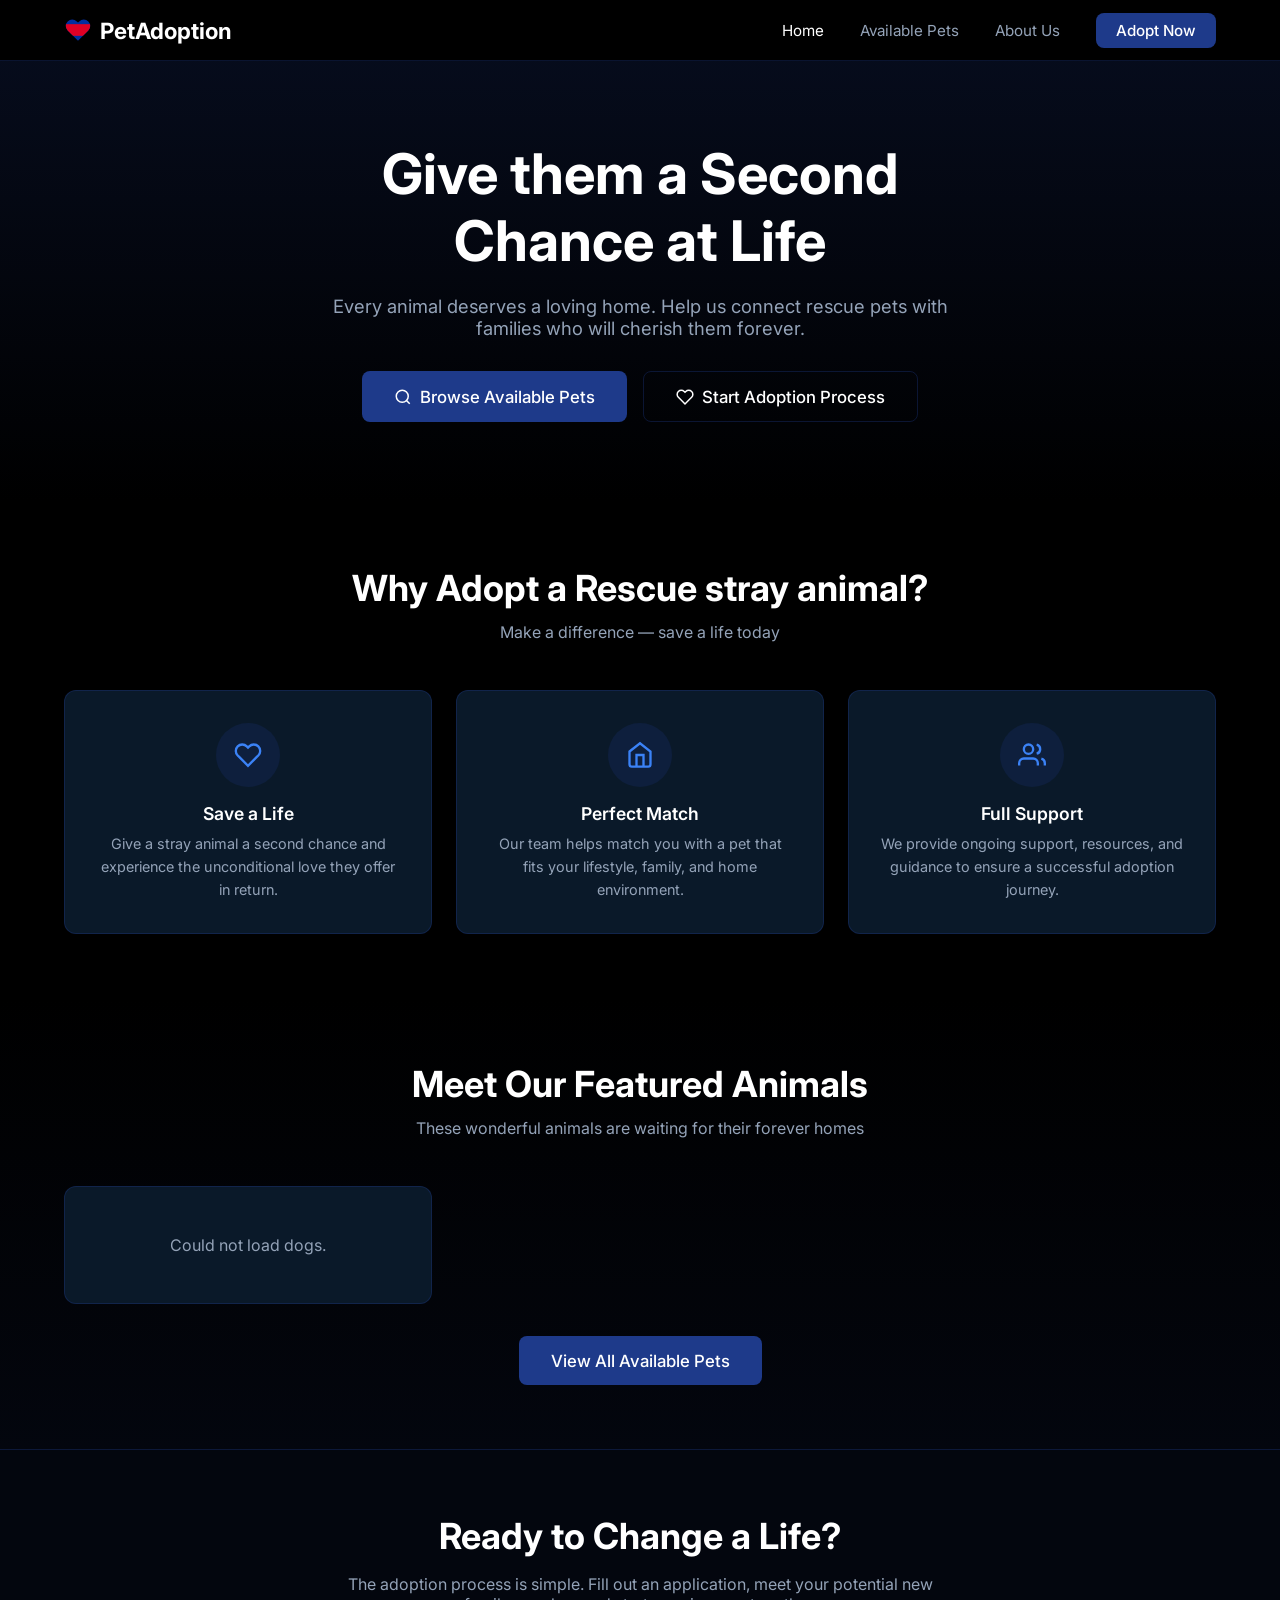
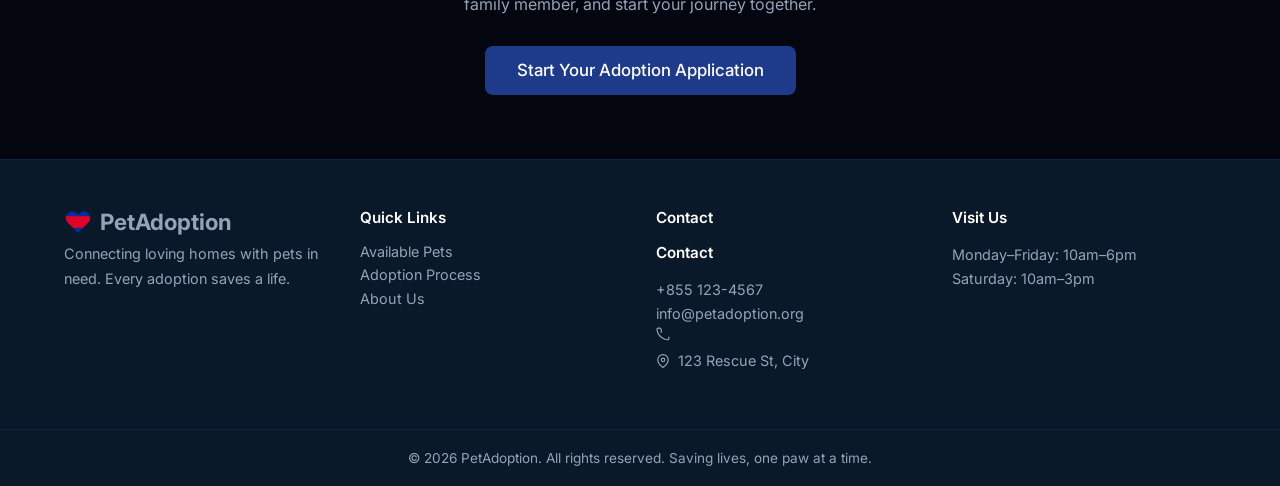
<file: index.html>
<!DOCTYPE html>
<html lang="en">
<head>
  <meta charset="UTF-8">
  <meta name="viewport" content="width=device-width, initial-scale=1.0">
  <title>Petdoption — Give them a Second Chance</title>
  <link rel="stylesheet" href="css/style.css">
</head>
<body>

  <!-- HEADER -->
  <header>
    <div class="nav-inner">
     <a href="/" class="logo">
  <svg width="28" height="28" viewBox="0 0 24 24" xmlns="http://www.w3.org/2000/svg">
    <defs>
      <clipPath id="khHeartClip">
        <path d="M20.84 4.61a5.5 5.5 0 0 0-7.78 0L12 5.67l-1.06-1.06a5.5 5.5 0 0 0-7.78 7.78l1.06 1.06L12 21.23l7.78-7.78 1.06-1.06a5.5 5.5 0 0 0 0-7.78z"/>
      </clipPath>
    </defs>
    <g clip-path="url(#khHeartClip)">
      <rect x="0" y="0" width="24" height="24" fill="#032ea1"/>
      <rect x="0" y="7" width="24" height="10" fill="#e00025"/>
    </g>
  </svg>
  PetAdoption
</a>
      <nav>
        <a href="index.html" class="active">Home</a>
        <a href="dog.html">Available Pets</a>
        <a href="about.html">About Us</a>
        <a href="adopt.html" class="btn-nav">Adopt Now</a>
      </nav>
      <button class="hamburger" onclick="document.getElementById('mobile-nav').classList.toggle('open')">
        <svg width="24" height="24" viewBox="0 0 24 24" fill="none" stroke="currentColor" stroke-width="2"><line x1="3" y1="6" x2="21" y2="6"/><line x1="3" y1="12" x2="21" y2="12"/><line x1="3" y1="18" x2="21" y2="18"/></svg>
      </button>
    </div>
    <div class="mobile-nav" id="mobile-nav">
      <a href="index.html">Home</a>
      <a href="dog.html">Available Pets</a>
      <a href="about.html">About Us</a>
      <a href="adopt.html" class="btn-nav">Adopt Now</a>
    </div>
  </header>

  <!-- HERO -->
  <section class="hero">
    <h1>Give them a Second<br>Chance at Life</h1>
    <p>Every animal deserves a loving home. Help us connect rescue pets with families who will cherish them forever.</p>
    <div class="hero-btns">
      <a href="dog.html" class="btn btn-primary btn-lg">
        <svg width="18" height="18" viewBox="0 0 24 24" fill="none" stroke="currentColor" stroke-width="2"><circle cx="11" cy="11" r="8"/><line x1="21" y1="21" x2="16.65" y2="16.65"/></svg>
        Browse Available Pets
      </a>
      <a href="adopt.html" class="btn btn-outline btn-lg">
        <svg width="18" height="18" viewBox="0 0 24 24" fill="none" stroke="currentColor" stroke-width="2"><path d="M20.84 4.61a5.5 5.5 0 0 0-7.78 0L12 5.67l-1.06-1.06a5.5 5.5 0 0 0-7.78 7.78l1.06 1.06L12 21.23l7.78-7.78 1.06-1.06a5.5 5.5 0 0 0 0-7.78z"/></svg>
        Start Adoption Process
      </a>
    </div>
  </section>

  <!-- WHY ADOPT -->
  <section class="section" style="background:#000">
    <div class="container">
      <h2 class="section-title">Why Adopt a Rescue stray animal?</h2>
      <p class="section-sub">Make a difference — save a life today</p>
      <div class="info-grid">
        <div class="info-card">
          <div class="info-icon">
            <svg width="28" height="28" viewBox="0 0 24 24" fill="none" stroke="currentColor" stroke-width="2"><path d="M20.84 4.61a5.5 5.5 0 0 0-7.78 0L12 5.67l-1.06-1.06a5.5 5.5 0 0 0-7.78 7.78l1.06 1.06L12 21.23l7.78-7.78 1.06-1.06a5.5 5.5 0 0 0 0-7.78z"/></svg>
          </div>
          <h3>Save a Life</h3>
          <p>Give a stray animal a second chance and experience the unconditional love they offer in return.</p>
        </div>
        <div class="info-card">
          <div class="info-icon">
            <svg width="28" height="28" viewBox="0 0 24 24" fill="none" stroke="currentColor" stroke-width="2"><path d="M3 9l9-7 9 7v11a2 2 0 0 1-2 2H5a2 2 0 0 1-2-2z"/><polyline points="9 22 9 12 15 12 15 22"/></svg>
          </div>
          <h3>Perfect Match</h3>
          <p>Our team helps match you with a pet that fits your lifestyle, family, and home environment.</p>
        </div>
        <div class="info-card">
          <div class="info-icon">
            <svg width="28" height="28" viewBox="0 0 24 24" fill="none" stroke="currentColor" stroke-width="2"><path d="M17 21v-2a4 4 0 0 0-4-4H5a4 4 0 0 0-4 4v2"/><circle cx="9" cy="7" r="4"/><path d="M23 21v-2a4 4 0 0 0-3-3.87"/><path d="M16 3.13a4 4 0 0 1 0 7.75"/></svg>
          </div>
          <h3>Full Support</h3>
          <p>We provide ongoing support, resources, and guidance to ensure a successful adoption journey.</p>
        </div>
      </div>
    </div>
  </section>

  <!-- FEATURED DOGS -->
  <section class="section" style="background:linear-gradient(to bottom, #000, rgba(30,58,138,0.1))">
    <div class="container">
      <h2 class="section-title">Meet Our Featured Animals</h2>
      <p class="section-sub">These wonderful animals are waiting for their forever homes</p>
      <div class="dog-grid" id="featured-grid">
        <div class="loading">Loading animals...</div>
      </div>
      <div style="text-align:center;margin-top:2rem">
        <a href="dog.html" class="btn btn-primary btn-lg">View All Available Pets</a>
      </div>
    </div>
  </section>

  <!-- CTA -->
  <section class="cta-section">
    <div class="container">
      <h2>Ready to Change a Life?</h2>
      <p>The adoption process is simple. Fill out an application, meet your potential new family member, and start your journey together.</p>
      <a href="adopt.html" class="btn btn-primary btn-lg">Start Your Adoption Application</a>
    </div>
  </section>

  <!-- FOOTER -->
  <footer>
    <div class="footer-inner">
      <div>
        <a href="/" class="logo">
  <svg width="28" height="28" viewBox="0 0 24 24" xmlns="http://www.w3.org/2000/svg">
    <defs>
      <clipPath id="khHeartClip">
        <path d="M20.84 4.61a5.5 5.5 0 0 0-7.78 0L12 5.67l-1.06-1.06a5.5 5.5 0 0 0-7.78 7.78l1.06 1.06L12 21.23l7.78-7.78 1.06-1.06a5.5 5.5 0 0 0 0-7.78z"/>
      </clipPath>
    </defs>
    <g clip-path="url(#khHeartClip)">
      <rect x="0" y="0" width="24" height="24" fill="#032ea1"/>
      <rect x="0" y="7" width="24" height="10" fill="#e00025"/>
    </g>
  </svg>
  PetAdoption
</a>
        <p>Connecting loving homes with pets in need. Every adoption saves a life.</p>
      </div>
      <div>
        <h4>Quick Links</h4>
        <a href="dog.html">Available Pets</a>
        <a href="adopt.html">Adoption Process</a>
        <a href="about.html">About Us</a>
      </div>
      <div>
        <h4>Contact</h4>
         <div><h4>Contact</h4>
          <p style="color:var(--muted)"> +855 123-4567<br>info@petadoption.org</p></div>
        <address>
          <div class="footer-contact-item">
            <svg width="14" height="14" viewBox="0 0 24 24" fill="none" stroke="currentColor" stroke-width="2"><path d="M22 16.92v3a2 2 0 0 1-2.18 2 19.79 19.79 0 0 1-8.63-3.07A19.5 19.5 0 0 1 4.69 13a19.79 19.79 0 0 1-3.07-8.67A2 2 0 0 1 3.6 2h3a2 2 0 0 1 2 1.72c.127.96.361 1.903.7 2.81a2 2 0 0 1-.45 2.11L8.09 9.91a16 16 0 0 极简风格
          </div>
          <div class="footer-contact-item">
            <svg width="14" height="14" viewBox="0 0 24 24" fill="none" stroke="currentColor" stroke-width="2"><path d="M4 4h16c1.1 0 2 .9 2 2v12c0 1.1-.9 2-2 2H4c-1.1 0-2-.9-2-2V6c0-1.1.9-2 2-2z"/><polyline points="22,6 12,13 2,6"/></svg>
            info@petadoption.org
          </div>
          <div class="footer-contact-item">
            <svg width="14" height="14" viewBox="0 0 24 24" fill="none" stroke="currentColor" stroke-width="2"><path d="M21 10c0 7-9 13-9 13s-9-6-9-13a9 9 0 0 1 18 0z"/><circle cx="12" cy="10" r="3"/></svg>
            123 Rescue St, City
          </div>
        </address>
      </div>
      <div>
        <h4>Visit Us</h4>
        <p>Monday–Friday: 10am–6pm<br>Saturday: 10am–3pm<br></p>
      </div>
    </div>
    <div class="footer-bottom">&copy; 2026 PetAdoption. All rights reserved. Saving lives, one paw at a time.</div>
  </footer>

  <script src="js/api.js"></script>
  <script src="js/home.js"></script>
</body>
</html>
</file>
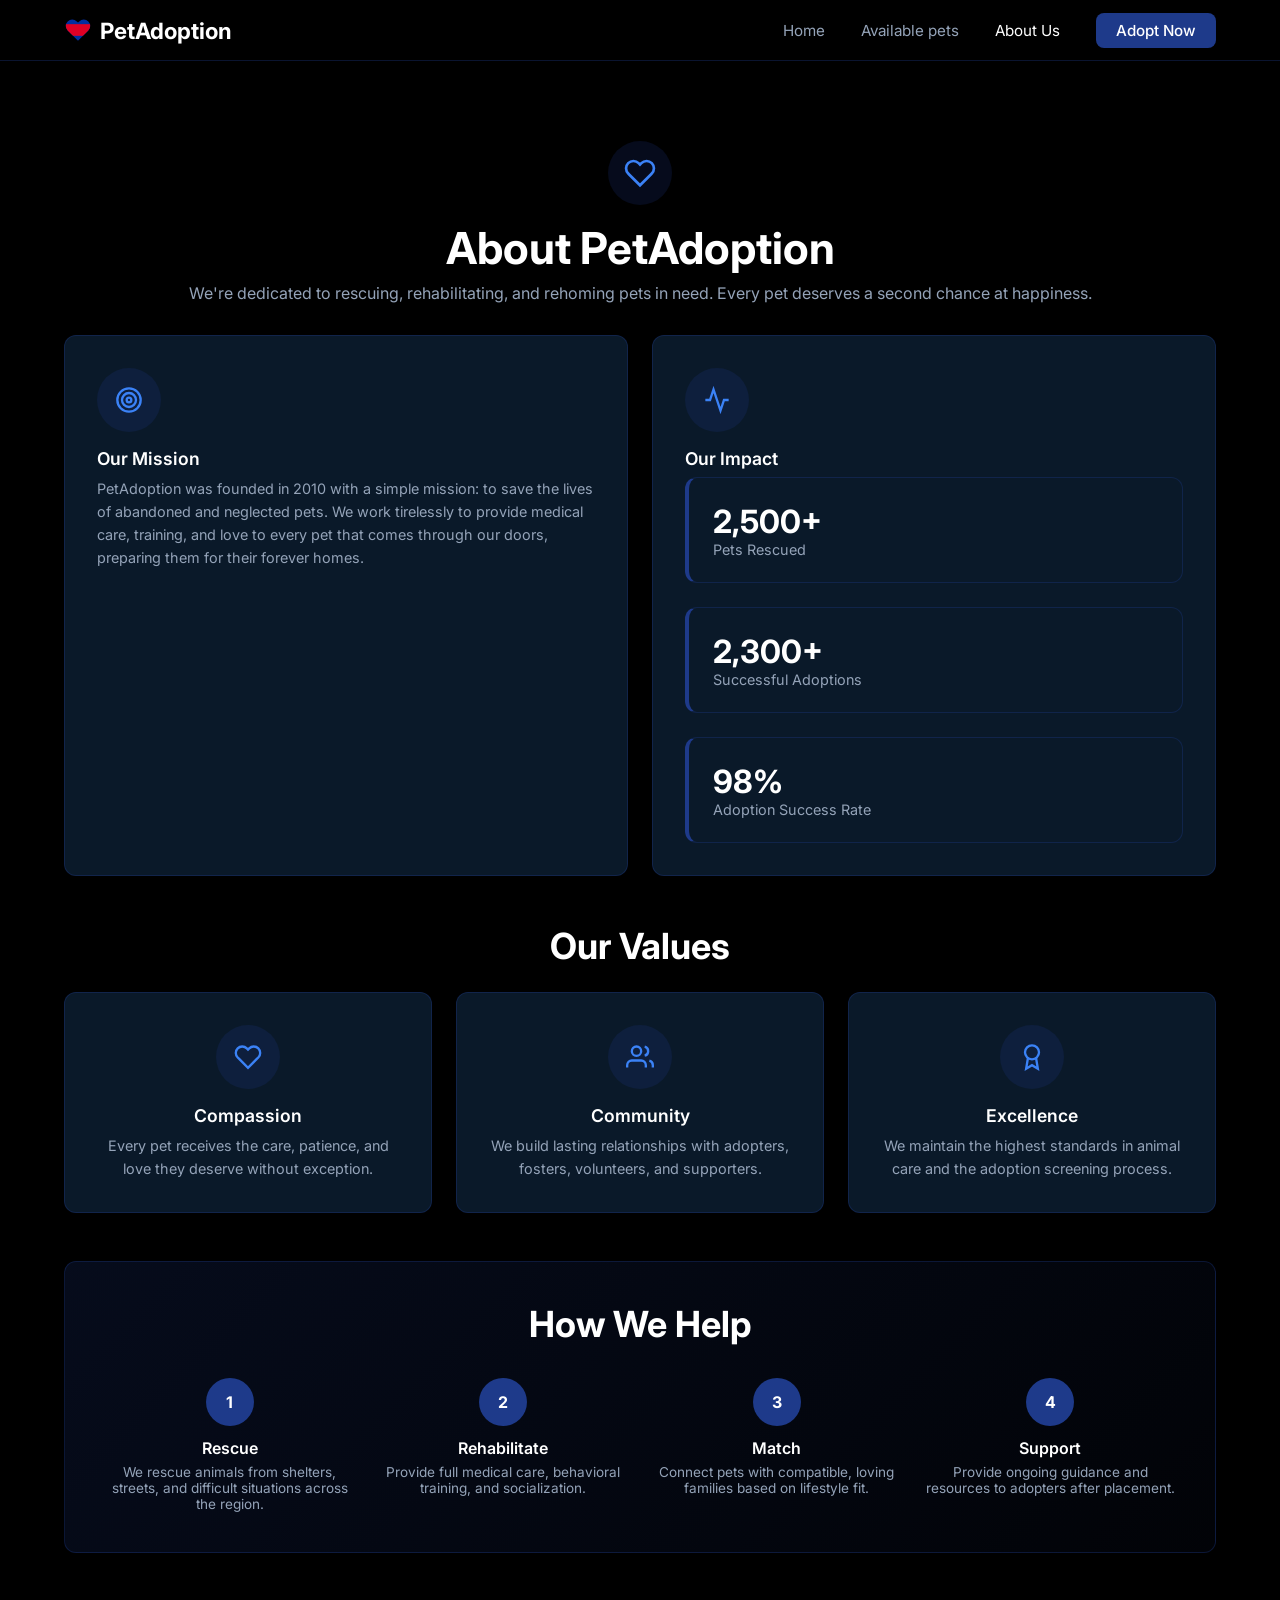
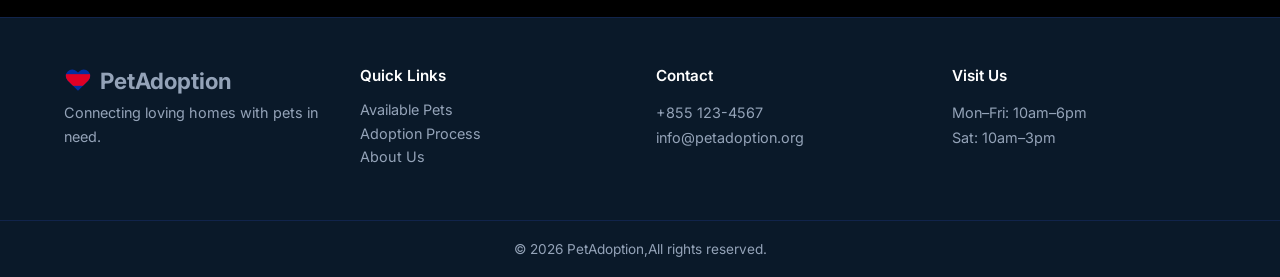
<file: about.html>
<!DOCTYPE html>
<html lang="en">
<head>
  <meta charset="UTF-8">
  <meta name="viewport" content="width=device-width, initial-scale=1.0">
  <title>About Us — PetAdoption</title>
  <link rel="stylesheet" href="css/style.css">
</head>
<body>

  <header>
    <div class="nav-inner">
      <a href="index.html"href="/" class="logo">
  <svg width="28" height="28" viewBox="0 0 24 24" xmlns="http://www.w3.org/2000/svg">
    <defs>
      <clipPath id="khHeartClip">
        <path d="M20.84 4.61a5.5 5.5 0 0 0-7.78 0L12 5.67l-1.06-1.06a5.5 5.5 0 0 0-7.78 7.78l1.06 1.06L12 21.23l7.78-7.78 1.06-1.06a5.5 5.5 0 0 0 0-7.78z"/>
      </clipPath>
    </defs>
    <g clip-path="url(#khHeartClip)">
      <rect x="0" y="0" width="24" height="24" fill="#032ea1"/>
      <rect x="0" y="7" width="24" height="10" fill="#e00025"/>
    </g>
  </svg>
  PetAdoption
</a>
      <nav>
        <a href="index.html">Home</a>
        <a href="dog.html">Available pets</a>
        <a href="about.html" class="active">About Us</a>
        <a href="adopt.html" class="btn-nav">Adopt Now</a>
      </nav>
      <button class="hamburger" onclick="document.getElementById('mobile-nav').classList.toggle('open')">
        <svg width="24" height="24" viewBox="0 0 24 24" fill="none" stroke="currentColor" stroke-width="2"><line x1="3" y1="6" x2="21" y2="6"/><line x1="3" y1="12" x2="21" y2="12"/><line x1="3" y1="18" x2="21" y2="18"/></svg>
      </button>
    </div>
    <div class="mobile-nav" id="mobile-nav">
      <a href="index.html">Home</a>
      <a href="dog.html">Available pets</a>
      <a href="about.html">About Us</a>
      <a href="adopt.html" class="btn-nav">Adopt Now</a>
    </div>
  </header>

  <main style="padding:2rem 0 4rem">
    <div class="container">

      <div class="page-header">
        <div class="info-icon" style="margin:0 auto 1rem">
          <svg width="32" height="32" viewBox="0 0 24 24" fill="none" stroke="currentColor" stroke-width="2"><path d="M20.84 4.61a5.5 5.5 0 0 0-7.78 0L12 5.67l-1.06-1.06a5.5 5.5 0 0 0-7.78 7.78l1.06 1.06L12 21.23l7.78-7.78 1.06-1.06a5.5 5.5 0 0 0 0-7.78z"/></svg>
        </div>
        <h1>About PetAdoption</h1>
        <p>We're dedicated to rescuing, rehabilitating, and rehoming pets in need. Every pet deserves a second chance at happiness.</p>
      </div>

      <!-- Mission & Impact -->
      <div class="info-grid" style="margin-bottom:3rem">
        <div class="info-card" style="text-align:left">
          <div class="info-icon" style="margin:0 0 1rem">
            <svg width="28" height="28" viewBox="0 0 24 24" fill="none" stroke="currentColor" stroke-width="2"><circle cx="12" cy="12" r="10"/><circle cx="12" cy="12" r="6"/><circle cx="12" cy="12" r="2"/></svg>
          </div>
          <h3>Our Mission</h3>
          <p>PetAdoption was founded in 2010 with a simple mission: to save the lives of abandoned and neglected pets. We work tirelessly to provide medical care, training, and love to every pet that comes through our doors, preparing them for their forever homes.</p>
        </div>
        <div class="info-card" style="text-align:left">
          <div class="info-icon" style="margin:0 0 1rem">
            <svg width="28" height="28" viewBox="0 0 24 24" fill="none" stroke="currentColor" stroke-width="2"><polyline points="22 12 18 12 15 21 9 3 6 12 2 12"/></svg>
          </div>
          <h3>Our Impact</h3>
          <div class="stats-grid" style="grid-template-columns:1fr;margin-bottom:0">
            <div class="stat-card"><div class="stat-number">2,500+</div><div class="stat-label">Pets Rescued</div></div>
            <div class="stat-card"><div class="stat-number">2,300+</div><div class="stat-label">Successful Adoptions</div></div>
            <div class="stat-card"><div class="stat-number">98%</div><div class="stat-label">Adoption Success Rate</div></div>
          </div>
        </div>
      </div>

      <!-- Values -->
      <h2 class="section-title" style="margin-bottom:1.5rem">Our Values</h2>
      <div class="info-grid" style="margin-bottom:3rem">
        <div class="info-card">
          <div class="info-icon">
            <svg width="28" height="28" viewBox="0 0 24 24" fill="none" stroke="currentColor" stroke-width="2"><path d="M20.84 4.61a5.5 5.5 0 0 0-7.78 0L12 5.67l-1.06-1.06a5.5 5.5 0 0 0-7.78 7.78l1.06 1.06L12 21.23l7.78-7.78 1.06-1.06a5.5 5.5 0 0 0 0-7.78z"/></svg>
          </div>
          <h3>Compassion</h3>
          <p>Every pet receives the care, patience, and love they deserve without exception.</p>
        </div>
        <div class="info-card">
          <div class="info-icon">
            <svg width="28" height="28" viewBox="0 0 24 24" fill="none" stroke="currentColor" stroke-width="2"><path d="M17 21v-2a4 4 0 0 0-4-4H5a4 4 0 0 0-4 4v2"/><circle cx="9" cy="7" r="4"/><path d="M23 21v-2a4 4 0 0 0-3-3.87"/><path d="M16 3.13a4 4 0 0 1 0 7.75"/></svg>
          </div>
          <h3>Community</h3>
          <p>We build lasting relationships with adopters, fosters, volunteers, and supporters.</p>
        </div>
        <div class="info-card">
          <div class="info-icon">
            <svg width="28" height="28" viewBox="0 0 24 24" fill="none" stroke="currentColor" stroke-width="2"><circle cx="12" cy="8" r="6"/><path d="M15.477 12.89L17 22l-5-3-5 3 1.523-9.11"/></svg>
          </div>
          <h3>Excellence</h3>
          <p>We maintain the highest standards in animal care and the adoption screening process.</p>
        </div>
      </div>

      <!-- Process -->
      <div style="background:linear-gradient(135deg,rgba(30,58,138,0.2),rgba(30,58,138,0.05));border:1px solid var(--border);border-radius:0.75rem;padding:2.5rem">
        <h2 class="section-title" style="margin-bottom:2rem">How We Help</h2>
        <div class="process-grid">
          <div class="process-step">
            <div class="step-number">1</div>
            <h3>Rescue</h3>
            <p>We rescue animals from shelters, streets, and difficult situations across the region.</p>
          </div>
          <div class="process-step">
            <div class="step-number">2</div>
            <h3>Rehabilitate</h3>
            <p>Provide full medical care, behavioral training, and socialization.</p>
          </div>
          <div class="process-step">
            <div class="step-number">3</div>
            <h3>Match</h3>
            <p>Connect pets with compatible, loving families based on lifestyle fit.</p>
          </div>
          <div class="process-step">
            <div class="step-number">4</div>
            <h3>Support</h3>
            <p>Provide ongoing guidance and resources to adopters after placement.</p>
          </div>
        </div>
      </div>

    </div>
  </main>

  <footer>
    <div class="footer-inner">
      <div>
        <a href="/" class="logo">
  <svg width="28" height="28" viewBox="0 0 24 24" xmlns="http://www.w3.org/2000/svg">
    <defs>
      <clipPath id="khHeartClip">
        <path d="M20.84 4.61a5.5 5.5 0 0 0-7.78 0L12 5.67l-1.06-1.06a5.5 5.5 0 0 0-7.78 7.78l1.06 1.06L12 21.23l7.78-7.78 1.06-1.06a5.5 5.5 0 0 0 0-7.78z"/>
      </clipPath>
    </defs>
    <g clip-path="url(#khHeartClip)">
      <rect x="0" y="0" width="24" height="24" fill="#032ea1"/>
      <rect x="0" y="7" width="24" height="10" fill="#e00025"/>
    </g>
  </svg>
  PetAdoption
</a>
        <p>Connecting loving homes with pets in need.</p>
      </div>
      <div><h4>Quick Links</h4><a href="dog.html">Available Pets</a><a href="adopt.html">Adoption Process</a><a href="about.html">About Us</a></div>
      <div><h4>Contact</h4><p style="color:var(--muted)"> +855 123-4567<br>info@petadoption.org</p></div>
      <div><h4>Visit Us</h4><p>Mon–Fri: 10am–6pm<br>Sat: 10am–3pm<br></p></div>
    </div>
    <div class="footer-bottom">&copy; 2026 PetAdoption,All rights reserved.</div>
  </footer>

</body>
</html>
</file>
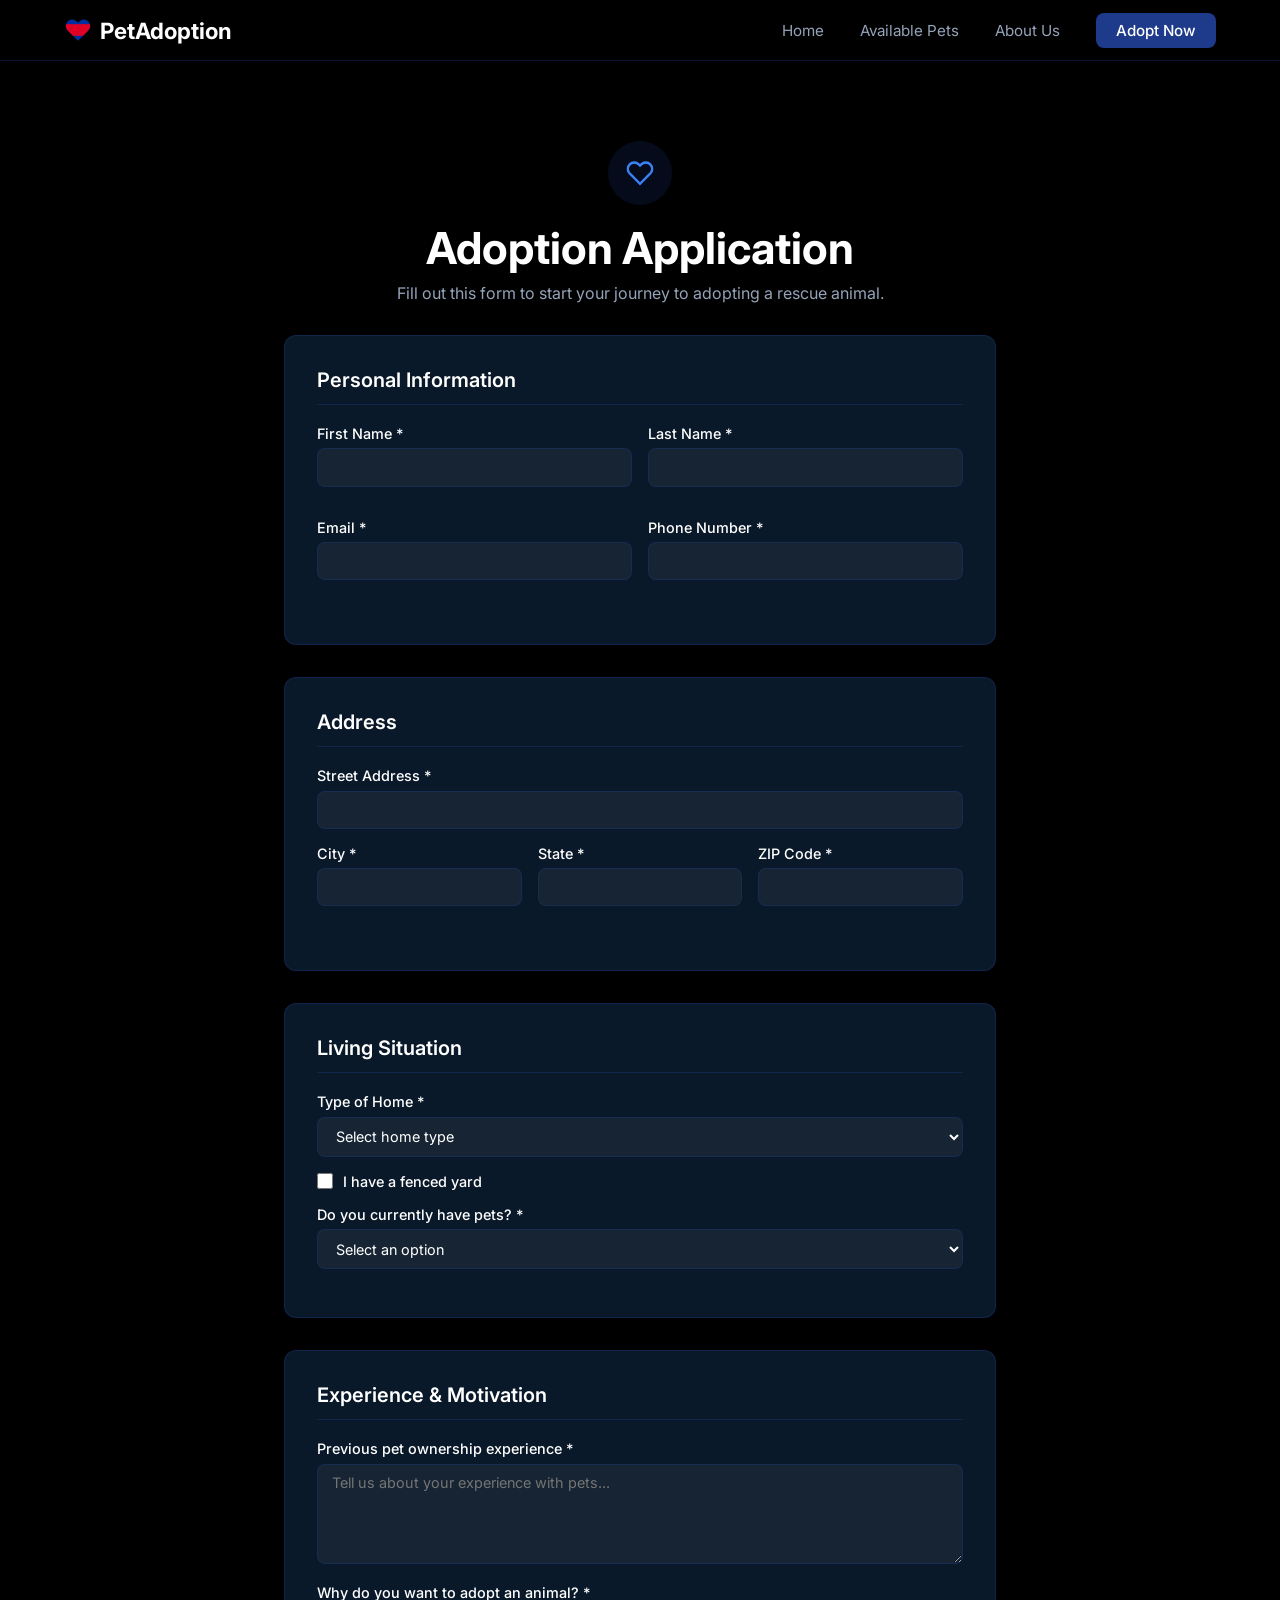
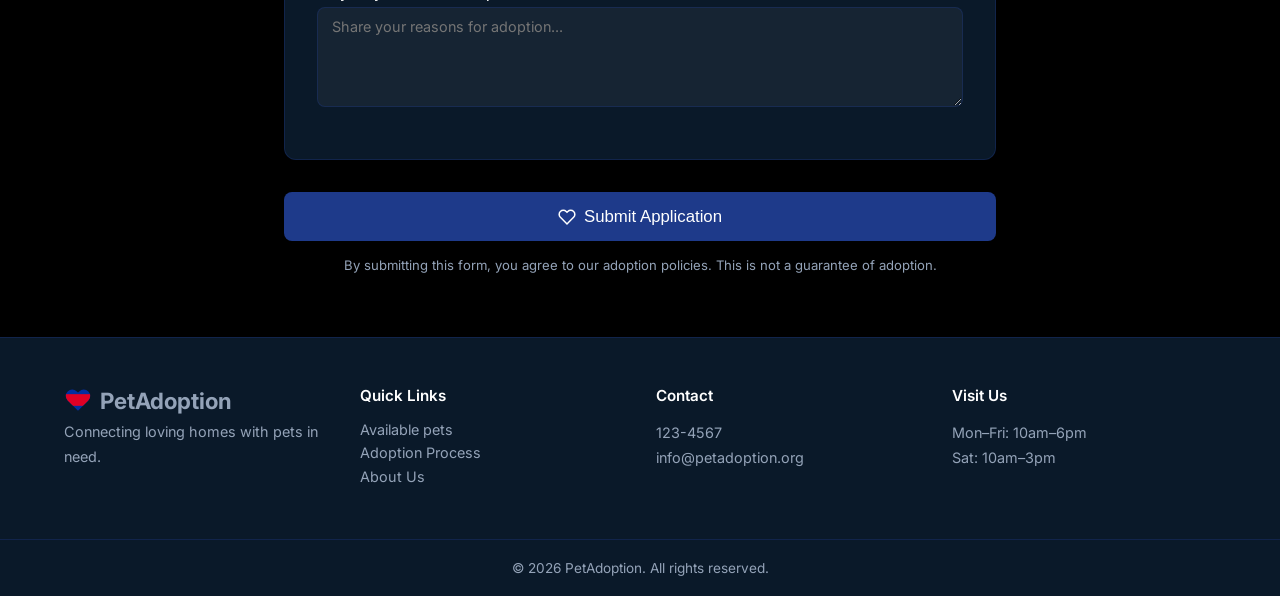
<file: adopt.html>
<!DOCTYPE html>
<html lang="en">
<head>
  <meta charset="UTF-8">
  <meta name="viewport" content="width=device-width, initial-scale=1.0">
  <title>Adoption Application — PawsRescue</title>
  <link rel="stylesheet" href="css/style.css">
</head>
<body>

  <header>
    <div class="nav-inner">
      <a href="index.html" href="/" class="logo">
  <svg width="28" height="28" viewBox="0 0 24 24" xmlns="http://www.w3.org/2000/svg">
    <defs>
      <clipPath id="khHeartClip">
        <path d="M20.84 4.61a5.5 5.5 0 0 0-7.78 0L12 5.67l-1.06-1.06a5.5 5.5 0 0 0-7.78 7.78l1.06 1.06L12 21.23l7.78-7.78 1.06-1.06a5.5 5.5 0 0 0 0-7.78z"/>
      </clipPath>
    </defs>
    <g clip-path="url(#khHeartClip)">
      <rect x="0" y="0" width="24" height="24" fill="#032ea1"/>
      <rect x="0" y="7" width="24" height="10" fill="#e00025"/>
    </g>
  </svg>
  PetAdoption
</a>
      </a>
      <nav>
        <a href="index.html">Home</a>
        <a href="dog.html">Available Pets</a>
        <a href="about.html">About Us</a>
        <a href="adopt.html" class="btn-nav active">Adopt Now</a>
      </nav>
      <button class="hamburger" onclick="document.getElementById('mobile-nav').classList.toggle('open')">
        <svg width="24" height="24" viewBox="0 0 24 24" fill="none" stroke="currentColor" stroke-width="2"><line x1="3" y1="6" x2="21" y2="6"/><line x1="3" y1="12" x2="21" y2="12"/><line x1="3" y1="18" x2="21" y2="18"/></svg>
      </button>
    </div>
    <div class="mobile-nav" id="mobile-nav">
      <a href="index.html">Home</a>
      <a href="dog.html">Available pets</a>
      <a href="about.html">About Us</a>
      <a href="adopt.html" class="btn-nav">Adopt Now</a>
    </div>
  </header>

  <main style="padding:2rem 0 4rem">
    <div class="container" style="max-width:760px">

      <div class="page-header">
        <div class="info-icon" style="margin:0 auto 1rem">
          <svg width="28" height="28" viewBox="0 0 24 24" fill="none" stroke="currentColor" stroke-width="2"><path d="M20.84 4.61a5.5 5.5 0 0 0-7.78 0L12 5.67l-1.06-1.06a5.5 5.5 0 0 0-7.78 7.78l1.06 1.06L12 21.23l7.78-7.78 1.06-1.06a5.5 5.5 0 0 0 0-7.78z"/></svg>
        </div>
        <h1>Adoption Application</h1>
        <p>Fill out this form to start your journey to adopting a rescue animal.</p>
      </div>

      <!-- Success Message (hidden by default) -->
      <div id="success-wrap" style="display:none">
        <div class="success-box">
          <div class="success-icon">
            <svg width="36" height="36" viewBox="0 0 24 24" fill="none" stroke="currentColor" stroke-width="2"><polyline points="20 6 9 17 4 12"/></svg>
          </div>
          <h1>Application Submitted!</h1>
          <p>Thank you for your interest in adopting! Our team will review your application and contact you within 2–3 business days.</p>
          <button class="btn btn-primary btn-lg" onclick="location.reload()">Submit Another Application</button>
        </div>
      </div>

      <!-- Form -->
      <div id="form-wrap">
        <form id="adopt-form">

          <!-- Personal Info -->
          <div class="form-card">
            <div class="form-section-title">Personal Information</div>
            <div class="form-row">
              <div class="form-group">
                <label for="firstName">First Name *</label>
                <input type="text" id="firstName" required>
              </div>
              <div class="form-group">
                <label for="lastName">Last Name *</label>
                <input type="text" id="lastName" required>
              </div>
            </div>
            <div class="form-row">
              <div class="form-group">
                <label for="email">Email *</label>
                <input type="email" id="email" required>
              </div>
              <div class="form-group">
                <label for="phone">Phone Number *</label>
                <input type="tel" id="phone" required>
              </div>
            </div>
          </div>

          <!-- Address -->
          <div class="form-card">
            <div class="form-section-title">Address</div>
            <div class="form-group">
              <label for="address">Street Address *</label>
              <input type="text" id="address" required>
            </div>
            <div class="form-row form-row-3">
              <div class="form-group">
                <label for="city">City *</label>
                <input type="text" id="city" required>
              </div>
              <div class="form-group">
                <label for="state">State *</label>
                <input type="text" id="state" required>
              </div>
              <div class="form-group">
                <label for="zip">ZIP Code *</label>
                <input type="text" id="zip" required>
              </div>
            </div>
          </div>

          <!-- Living Situation -->
          <div class="form-card">
            <div class="form-section-title">Living Situation</div>
            <div class="form-group">
              <label for="homeType">Type of Home *</label>
              <select id="homeType" required>
                <option value="">Select home type</option>
                <option value="house">House</option>
                <option value="apartment">Apartment</option>
                <option value="condo">Condo</option>
                <option value="other">Other</option>
              </select>
            </div>
            <div class="form-group">
              <div class="checkbox-group">
                <input type="checkbox" id="hasYard">
                <label for="hasYard">I have a fenced yard</label>
              </div>
            </div>
            <div class="form-group">
              <label for="hasPets">Do you currently have pets? *</label>
              <select id="hasPets" required>
                <option value="">Select an option</option>
                <option value="no">No</option>
                <option value="dog">Yes, dog(s)</option>
                <option value="cat">Yes, cat(s)</option>
                <option value="both">Yes, both dogs and cats</option>
                <option value="other">Yes, other pets</option>
              </select>
            </div>
          </div>

          <!-- Experience -->
          <div class="form-card">
            <div class="form-section-title">Experience &amp; Motivation</div>
            <div class="form-group">
              <label for="experience">Previous pet ownership experience *</label>
              <textarea id="experience" rows="4" required placeholder="Tell us about your experience with pets..."></textarea>
            </div>
            <div class="form-group">
              <label for="reason">Why do you want to adopt an animal? *</label>
              <textarea id="reason" rows="4" required placeholder="Share your reasons for adoption..."></textarea>
            </div>
          </div>

          <button type="submit" id="submit-btn" class="btn btn-primary btn-lg btn-full">
            <svg width="18" height="18" viewBox="0 0 24 24" fill="none" stroke="currentColor" stroke-width="2"><path d="M20.84 4.61a5.5 5.5 0 0 0-7.78 0L12 5.67l-1.06-1.06a5.5 5.5 0 0 0-7.78 7.78l1.06 1.06L12 21.23l7.78-7.78 1.06-1.06a5.5 5.5 0 0 0 0-7.78z"/></svg>
            Submit Application
          </button>
          <p style="text-align:center;color:var(--muted);font-size:0.82rem;margin-top:1rem">
            By submitting this form, you agree to our adoption policies. This is not a guarantee of adoption.
          </p>
        </form>
      </div>

    </div>
  </main>

  <footer>
    <div class="footer-inner">
      <div>
       <a href="/" class="logo">
  <svg width="28" height="28" viewBox="0 0 24 24" xmlns="http://www.w3.org/2000/svg">
    <defs>
      <clipPath id="khHeartClip">
        <path d="M20.84 4.61a5.5 5.5 0 0 0-7.78 0L12 5.67l-1.06-1.06a5.5 5.5 0 0 0-7.78 7.78l1.06 1.06L12 21.23l7.78-7.78 1.06-1.06a5.5 5.5 0 0 0 0-7.78z"/>
      </clipPath>
    </defs>
    <g clip-path="url(#khHeartClip)">
      <rect x="0" y="0" width="24" height="24" fill="#032ea1"/>
      <rect x="0" y="7" width="24" height="10" fill="#e00025"/>
    </g>
  </svg>
  PetAdoption
</a>
        <p>Connecting loving homes with pets in need.</p>
      </div>
      <div><h4>Quick Links</h4><a href="dog.html">Available pets</a><a href="adopt.html">Adoption Process</a><a href="about.html">About Us</a></div>
      <div><h4>Contact</h4><p style="color:var(--muted)"> 123-4567<br>info@petadoption.org</p></div>
      <div><h4>Visit Us</h4><p>Mon–Fri: 10am–6pm<br>Sat: 10am–3pm<br></p></div>
    </div>
    <div class="footer-bottom">&copy; 2026 PetAdoption. All rights reserved.</div>
  </footer>

  <script src="js/api.js"></script>
  <script src="js/adopt.js"></script>
</body>
</html>
</file>
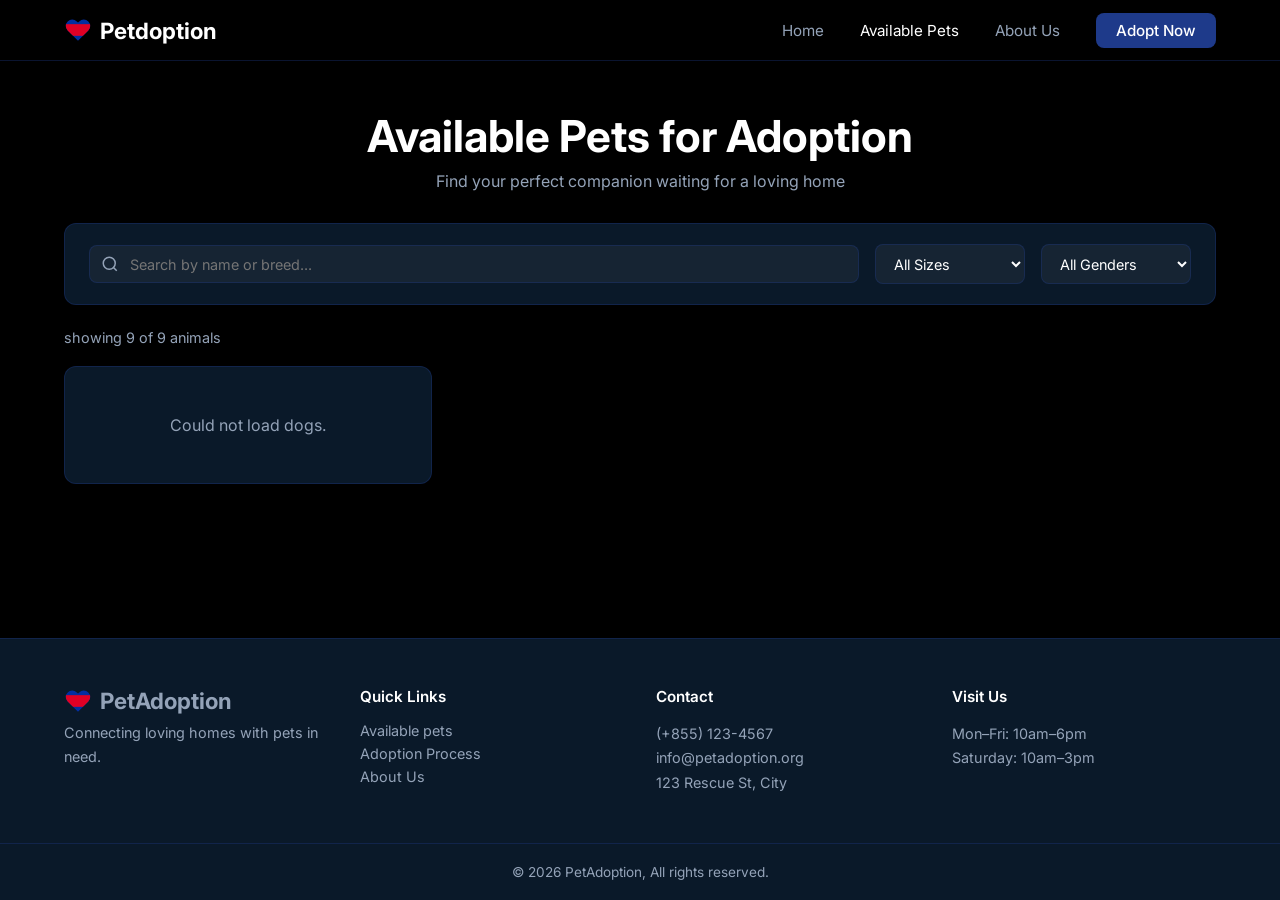
<file: dog.html>
<!DOCTYPE html>
<html lang="en">
<head>
  <meta charset="UTF-8">
  <meta name="viewport" content="width=device-width, initial-scale=1.0">
  <title>Available Pets — PetAdoption</title>
  <link rel="stylesheet" href="css/style.css">
</head>
<body>

  <header>
    <div class="nav-inner">
      <a href="index.html" href="/" class="logo">
  <svg width="28" height="28" viewBox="0 0 24 24" xmlns="http://www.w3.org/2000/svg">
    <defs>
      <clipPath id="khHeartClip">
        <path d="M20.84 4.61a5.5 5.5 0 0 0-7.78 0L12 5.67l-1.06-1.06a5.5 5.5 0 0 0-7.78 7.78l1.06 1.06L12 21.23l7.78-7.78 1.06-1.06a5.5 5.5 0 0 0 0-7.78z"/>
      </clipPath>
    </defs>
    <g clip-path="url(#khHeartClip)">
      <rect x="0" y="0" width="24" height="24" fill="#032ea1"/>
      <rect x="0" y="7" width="24" height="10" fill="#e00025"/>
    </g>
  </svg>
  Petdoption
</a>
      </a>
      <nav>
        <a href="index.html">Home</a>
        <a href="dog.html" class="active">Available Pets</a>
        <a href="about.html">About Us</a>
        <a href="adopt.html" class="btn-nav">Adopt Now</a>
      </nav>
      <button class="hamburger" onclick="document.getElementById('mobile-nav').classList.toggle('open')">
        <svg width="24" height="24" viewBox="0 0 24 24" fill="none" stroke="currentColor" stroke-width="2"><line x1="3" y1="6" x2="21" y2="6"/><line x1="3" y1="12" x2="21" y2="12"/><line x1="3" y1="18" x2="21" y2="18"/></svg>
      </button>
    </div>
    <div class="mobile-nav" id="mobile-nav">
      <a href="index.html">Home</a>
      <a href="dog.html">Available Pets</a>
      <a href="about.html">About Us</a>
      <a href="adopt.html" class="btn-nav">Adopt Now</a>
    </div>
  </header>

  <main style="padding:2rem 0 4rem">
    <div class="container">
      <div class="page-header" style="padding-top:1rem">
        <h1>Available Pets for Adoption</h1>
        <p>Find your perfect companion waiting for a loving home</p>
      </div>

      <!-- Filters -->
      <div class="filter-bar">
        <div class="search-wrap">
          <svg viewBox="0 0 24 24" fill="none" stroke="currentColor" stroke-width="2"><circle cx="11" cy="11" r="8"/><line x1="21" y1="21" x2="16.65" y2="16.65"/></svg>
          <input type="text" id="search-input" placeholder="Search by name or breed...">
        </div>
        <select id="size-filter" style="width:auto;min-width:150px">
          <option value="">All Sizes</option>
          <option value="Small">Small</option>
          <option value="Medium">Medium</option>
          <option value="Large">Large</option>
        </select>
        <select id="gender-filter" style="width:auto;min-width:150px">
          <option value="">All Genders</option>
          <option value="Male">Male</option>
          <option value="Female">Female</option>
        </select>
      </div>

      <p class="result-count" id="result-count">showing 9 of 9 animals</p>
      <div class="dog-grid" id="dogs-grid">
        <div class="loading">Loading pets...</div>
      </div>
    </div>
  </main>

 <!-- Edit / Add Modal -->
  <div class="modal" id="modal">

      
    
      <form id="dog-form">
          
      
          
        
      </form>
    </div>
  </div>



  <footer>
    <div class="footer-inner">
      <div>
        <a href="/" class="logo">
  <svg width="28" height="28" viewBox="0 0 24 24" xmlns="http://www.w3.org/2000/svg">
    <defs>
      <clipPath id="khHeartClip">
        <path d="M20.84 4.61a5.5 5.5 0 0 0-7.78 0L12 5.67l-1.06-1.06a5.5 5.5 0 0 0-7.78 7.78l1.06 1.06L12 21.23l7.78-7.78 1.06-1.06a5.5 5.5 0 0 0 0-7.78z"/>
      </clipPath>
    </defs>
    <g clip-path="url(#khHeartClip)">
      <rect x="0" y="0" width="24" height="24" fill="#032ea1"/>
      <rect x="0" y="7" width="24" height="10" fill="#e00025"/>
    </g>
  </svg>
  PetAdoption
</a>
        <p>Connecting loving homes with pets in need.</p>
      </div>
      <div><h4>Quick Links</h4><a href="dog.html">Available pets</a><a href="adopt.html">Adoption Process</a><a href="about.html">About Us</a></div>
      <div><h4>Contact</h4><p style="color:var(--muted)">(+855) 123-4567<br>info@petadoption.org<br>123 Rescue St, City</p></div>
      <div><h4>Visit Us</h4><p>Mon–Fri: 10am–6pm<br>Saturday: 10am–3pm<br></p></div>
    </div>
    <div class="footer-bottom">&copy; 2026 PetAdoption, All rights reserved.</div>
  </footer>

  <script src="js/api.js"></script>
  <script src="js/dog.js"></script>
</body>
</html>
</file>
<file: css/style.css>
@import url('https://fonts.googleapis.com/css2?family=Inter:wght@400;500;600;700&display=swap');

*, *::before, *::after { box-sizing: border-box; margin: 0; padding: 0; }

:root {
  --bg: #000000;
  --card: #0a1929;
  --primary: #1e3a8a;
  --primary-hover: #1e40af;
  --muted: #94a3b8;
  --border: rgba(30, 58, 138, 0.35);
  --white: #ffffff;
  --success: #16a34a;
}

body {
  font-family: 'Inter', sans-serif;
  background: var(--bg);
  color: var(--white);
  min-height: 100vh;
  display: flex;
  flex-direction: column;
}

a { color: inherit; text-decoration: none; }

/* ── Header ── */
header {
  position: sticky;
  top: 0;
  z-index: 100;
  background: rgba(0,0,0,0.92);
  backdrop-filter: blur(8px);
  border-bottom: 1px solid var(--border);
}

.nav-inner {
  max-width: 1200px;
  margin: 0 auto;
  padding: 1rem 1.5rem;
  display: flex;
  align-items: center;
  justify-content: space-between;
}

.logo {
  display: flex;
  align-items: center;
  gap: 0.5rem;
  font-size: 1.4rem;
  font-weight: 700;
}

.logo svg { color: #3b82f6; fill: #3b82f6; }

nav a {
  color: var(--muted);
  font-size: 0.95rem;
  transition: color 0.2s;
  margin-left: 2rem;
}

nav a:hover, nav a.active { color: var(--white); }

.btn-nav {
  margin-left: 2rem;
  background: var(--primary);
  color: var(--white) !important;
  padding: 0.5rem 1.25rem;
  border-radius: 0.5rem;
  font-weight: 500;
  transition: background 0.2s;
}

.btn-nav:hover { background: var(--primary-hover) !important; }

.hamburger {
  display: none;
  background: none;
  border: none;
  color: var(--white);
  cursor: pointer;
  padding: 0.25rem;
}

.mobile-nav {
  display: none;
  flex-direction: column;
  gap: 1rem;
  padding: 1rem 1.5rem;
  border-top: 1px solid var(--border);
}

.mobile-nav a {
  color: var(--muted);
  font-size: 1rem;
  transition: color 0.2s;
}

.mobile-nav a:hover { color: var(--white); }

.mobile-nav .btn-nav { margin-left: 0; display: inline-block; text-align: center; }

/* ── Footer ── */
footer {
  background: var(--card);
  border-top: 1px solid var(--border);
  margin-top: auto;
}

.footer-inner {
  max-width: 1200px;
  margin: 0 auto;
  padding: 3rem 1.5rem;
  display: grid;
  grid-template-columns: repeat(auto-fit, minmax(200px, 1fr));
  gap: 2rem;
}

.footer-logo { display: flex; align-items: center; gap: 0.5rem; font-size: 1.2rem; font-weight: 700; margin-bottom: 0.75rem; }
.footer-logo svg { color: #3b82f6; fill: #3b82f6; }

footer h4 { font-size: 0.95rem; font-weight: 600; margin-bottom: 1rem; }

footer p, footer address { font-style: normal; color: var(--muted); font-size: 0.9rem; line-height: 1.7; }

footer a { color: var(--muted); font-size: 0.9rem; display: block; margin-bottom: 0.4rem; transition: color 0.2s; }
footer a:hover { color: var(--white); }

.footer-contact-item { display: flex; align-items: center; gap: 0.5rem; color: var(--muted); font-size: 0.9rem; margin-bottom: 0.5rem; }
.footer-contact-item svg { flex-shrink: 0; }

.footer-bottom {
  text-align: center;
  padding: 1.25rem 1.5rem;
  border-top: 1px solid var(--border);
  color: var(--muted);
  font-size: 0.85rem;
}

/* ── Container ── */
.container { max-width: 1200px; margin: 0 auto; padding: 0 1.5rem; }

/* ── Buttons ── */
.btn {
  display: inline-flex;
  align-items: center;
  gap: 0.5rem;
  padding: 0.6rem 1.25rem;
  border-radius: 0.5rem;
  font-size: 0.95rem;
  font-weight: 500;
  cursor: pointer;
  border: none;
  transition: background 0.2s, opacity 0.2s;
}

.btn-primary { background: var(--primary); color: var(--white); }
.btn-primary:hover { background: var(--primary-hover); }

.btn-outline {
  background: transparent;
  color: var(--white);
  border: 1px solid var(--border);
}
.btn-outline:hover { background: rgba(30,58,138,0.2); }


.btn-sm { padding: 0.4rem 0.85rem; font-size: 0.85rem; }
.btn-lg { padding: 0.9rem 2rem; font-size: 1.05rem; }
.btn-full { width: 100%; justify-content: center; }

/* ── Badges ── */
.badge {
  display: inline-block;
  padding: 0.25rem 0.65rem;
  border-radius: 9999px;
  font-size: 0.78rem;
  font-weight: 500;
}

.badge-primary { background: rgba(30,58,138,0.25); color: #93c5fd; border: 1px solid rgba(30,58,138,0.5); }
.badge-outline { background: transparent; color: var(--muted); border: 1px solid var(--border); }

/* ── Cards ── */
.dog-grid {
  display: grid;
  grid-template-columns: repeat(auto-fill, minmax(300px, 1fr));
  gap: 1.5rem;
}

.dog-card {
  background: var(--card);
  border: 1px solid var(--border);
  border-radius: 0.75rem;
  overflow: hidden;
  transition: box-shadow 0.2s, transform 0.2s;
}

.dog-card:hover { box-shadow: 0 8px 32px rgba(30,58,138,0.25); transform: translateY(-2px); }

.dog-card img {
  width: 100%;
  aspect-ratio: 4/3;
  object-fit: cover;
  transition: transform 0.3s;
}

.dog-card:hover img { transform: scale(1.04); }

.dog-card-body { padding: 1.25rem; }

.dog-card-header { display: flex; justify-content: space-between; align-items: flex-start; margin-bottom: 0.5rem; }

.dog-card-name { font-size: 1.3rem; font-weight: 600; }
.dog-card-breed { color: var(--muted); font-size: 0.9rem; }

.dog-card-badges { display: flex; flex-wrap: wrap; gap: 0.4rem; margin: 0.75rem 0; }

.dog-card-desc { color: var(--muted); font-size: 0.88rem; line-height: 1.6; margin-bottom: 1rem; display: -webkit-box; -webkit-line-clamp: 2; -webkit-box-orient: vertical; overflow: hidden; }

.dog-card-actions { display: flex; gap: 0.5rem; flex-wrap: wrap; }

/* ── Hero ── */
.hero {
  background: linear-gradient(to bottom, rgba(30,58,138,0.2), #000);
  padding: 5rem 1.5rem;
  text-align: center;
}

.hero h1 { font-size: clamp(2rem, 5vw, 3.5rem); font-weight: 700; margin-bottom: 1.25rem; line-height: 1.2; }
.hero p { color: var(--muted); font-size: 1.15rem; max-width: 640px; margin: 0 auto 2rem; }
.hero-btns { display: flex; gap: 1rem; justify-content: center; flex-wrap: wrap; }

/* ── Sections ── */
.section { padding: 4rem 1.5rem; }
.section-title { font-size: clamp(1.5rem, 3vw, 2.25rem); font-weight: 700; text-align: center; margin-bottom: 0.75rem; }
.section-sub { text-align: center; color: var(--muted); margin-bottom: 3rem; }

/* ── Info Cards ── */
.info-grid { display: grid; grid-template-columns: repeat(auto-fit, minmax(260px, 1fr)); gap: 1.5rem; }

.info-card {
  background: var(--card);
  border: 1px solid var(--border);
  border-radius: 0.75rem;
  padding: 2rem;
  text-align: center;
}

.info-icon {
  width: 4rem; height: 4rem;
  background: rgba(30,58,138,0.2);
  border-radius: 50%;
  display: flex; align-items: center; justify-content: center;
  margin: 0 auto 1rem;
  color: #3b82f6;
}

.info-card h3 { font-size: 1.1rem; font-weight: 600; margin-bottom: 0.5rem; }
.info-card p { color: var(--muted); font-size: 0.9rem; line-height: 1.6; }

/* ── CTA Banner ── */
.cta-section {
  background: rgba(30,58,138,0.1);
  border-top: 1px solid var(--border);
  padding: 4rem 1.5rem;
  text-align: center;
}

.cta-section h2 { font-size: clamp(1.5rem, 3vw, 2.25rem); font-weight: 700; margin-bottom: 1rem; }
.cta-section p { color: var(--muted); max-width: 600px; margin: 0 auto 2rem; }

/* ── Filter Bar ── */
.filter-bar {
  background: var(--card);
  border: 1px solid var(--border);
  border-radius: 0.75rem;
  padding: 1.25rem 1.5rem;
  margin-bottom: 1.5rem;
  display: flex;
  gap: 1rem;
  flex-wrap: wrap;
  align-items: center;
}

.search-wrap { position: relative; flex: 1; min-width: 200px; }
.search-wrap svg { position: absolute; left: 0.75rem; top: 50%; transform: translateY(-50%); color: var(--muted); width: 18px; height: 18px; }

input[type="text"], input[type="email"], input[type="tel"],
input[type="number"], textarea, select {
  width: 100%;
  background: rgba(255,255,255,0.05);
  border: 1px solid var(--border);
  border-radius: 0.5rem;
  color: var(--white);
  padding: 0.6rem 0.9rem;
  font-size: 0.9rem;
  font-family: inherit;
  outline: none;
  transition: border-color 0.2s;
}

input[type="text"]:focus, input[type="email"]:focus, input[type="tel"]:focus,
input[type="number"]:focus, textarea:focus, select:focus {
  border-color: var(--primary);
}

.search-wrap input { padding-left: 2.5rem; }

select { cursor: pointer; }

select option { background: #0f172a; }

textarea { resize: vertical; min-height: 100px; }

/* ── Page Header ── */
.page-header { text-align: center; padding: 3rem 1.5rem 2rem; }
.page-header h1 { font-size: clamp(1.8rem, 4vw, 2.75rem); font-weight: 700; margin-bottom: 0.5rem; }
.page-header p { color: var(--muted); font-size: 1rem; }

/* ── Dog Detail ── */
.detail-grid { display: grid; grid-template-columns: 1fr 1fr; gap: 2rem; margin-bottom: 2rem; }
@media (max-width: 768px) { .detail-grid { grid-template-columns: 1fr; } }

.detail-img { border-radius: 0.75rem; overflow: hidden; aspect-ratio: 1; }
.detail-img img { width: 100%; height: 100%; object-fit: cover; }

.detail-info {
  background: var(--card);
  border: 1px solid var(--border);
  border-radius: 0.75rem;
  padding: 2rem;
}

.detail-name { font-size: 2.25rem; font-weight: 700; margin-bottom: 0.25rem; }
.detail-breed { color: var(--muted); font-size: 1.05rem; margin-bottom: 1.5rem; }

.detail-meta { display: grid; grid-template-columns: 1fr 1fr; gap: 0.75rem; margin-bottom: 1.5rem; }

.meta-item {
  background: rgba(255,255,255,0.05);
  border-radius: 0.5rem;
  padding: 0.9rem;
  display: flex;
  align-items: center;
  gap: 0.75rem;
}

.meta-item svg { color: #3b82f6; flex-shrink: 0; }
.meta-label { font-size: 0.78rem; color: var(--muted); }
.meta-value { font-size: 0.9rem; font-weight: 500; }

.personality-tags { display: flex; flex-wrap: wrap; gap: 0.5rem; margin-bottom: 1.5rem; }

.detail-panels { display: grid; grid-template-columns: 1fr 1fr; gap: 1.5rem; }
@media (max-width: 768px) { .detail-panels { grid-template-columns: 1fr; } }

.panel {
  background: var(--card);
  border: 1px solid var(--border);
  border-radius: 0.75rem;
  padding: 1.75rem;
}

.panel h2 { font-size: 1.2rem; font-weight: 600; margin-bottom: 0.75rem; }
.panel p { color: var(--muted); font-size: 0.9rem; line-height: 1.7; }

.medical-note {
  margin-top: 1rem;
  padding: 0.9rem;
  background: rgba(30,58,138,0.12);
  border: 1px solid var(--border);
  border-radius: 0.5rem;
  font-size: 0.82rem;
  color: var(--muted);
}

/* ── Form ── */
.form-section-title { font-size: 1.25rem; font-weight: 600; margin-bottom: 1.25rem; padding-bottom: 0.75rem; border-bottom: 1px solid var(--border); }

.form-card {
  background: var(--card);
  border: 1px solid var(--border);
  border-radius: 0.75rem;
  padding: 2rem;
  margin-bottom: 2rem;
}

.form-row { display: grid; grid-template-columns: 1fr 1fr; gap: 1rem; margin-bottom: 1rem; }
@media (max-width: 600px) { .form-row { grid-template-columns: 1fr; } }

.form-row-3 { grid-template-columns: 1fr 1fr 1fr; }
@media (max-width: 600px) { .form-row-3 { grid-template-columns: 1fr; } }

.form-group { margin-bottom: 1rem; }
.form-group label { display: block; font-size: 0.9rem; font-weight: 500; margin-bottom: 0.4rem; color: var(--white); }

.checkbox-group { display: flex; align-items: center; gap: 0.6rem; }
.checkbox-group input[type="checkbox"] { width: auto; accent-color: var(--primary); width: 16px; height: 16px; cursor: pointer; }
.checkbox-group label { margin-bottom: 0; cursor: pointer; }

/* ── Modal ── */
.modal-overlay {
  position: fixed; inset: 0;
  background: rgba(0,0,0,0.75);
  z-index: 200;
  display: flex;
  align-items: center;
  justify-content: center;
  padding: 1rem;
  opacity: 0;
  pointer-events: none;
  transition: opacity 0.2s;
}

.modal-overlay.open { opacity: 1; pointer-events: all; }

.modal {
  max-width: 680px;
  max-height: 90vh;
  overflow-y: auto;
  transform: translateY(16px);
  transition: transform 0.2s;
}

.modal-overlay.open .modal { transform: translateY(0); }

.modal-header { display: flex; justify-content: space-between; align-items: center; margin-bottom: 1.5rem; }
.modal-header h2 { font-size: 1.35rem; font-weight: 600; }

.modal-close {
  background: none;
  border: none;
  color: var(--muted);
  cursor: pointer;
  padding: 0.25rem;
  display: flex;
  transition: color 0.2s;
}

.modal-close:hover { color: var(--white); }

/* ── About ── */
.stats-grid { display: grid; grid-template-columns: repeat(auto-fit, minmax(200px, 1fr)); gap: 1.5rem; margin-bottom: 3rem; }

.stat-card {
  background: var(--card);
  border: 1px solid var(--border);
  border-radius: 0.75rem;
  padding: 1.5rem;
  border-left: 4px solid var(--primary);
}

.stat-number { font-size: 2rem; font-weight: 700; color: var(--white); }
.stat-label { color: var(--muted); font-size: 0.9rem; }

.process-grid { display: grid; grid-template-columns: repeat(auto-fit, minmax(180px, 1fr)); gap: 1.5rem; }

.process-step { text-align: center; }

.step-number {
  width: 3rem; height: 3rem;
  background: var(--primary);
  border-radius: 50%;
  display: flex; align-items: center; justify-content: center;
  font-weight: 700;
  margin: 0 auto 0.75rem;
}

.process-step h3 { font-size: 1rem; font-weight: 600; margin-bottom: 0.4rem; }
.process-step p { color: var(--muted); font-size: 0.85rem; }

/* ── Success ── */
.success-box {
  background: var(--card);
  border: 1px solid var(--border);
  border-radius: 0.75rem;
  padding: 3rem;
  text-align: center;
  max-width: 540px;
  margin: 4rem auto;
}

.success-icon {
  width: 5rem; height: 5rem;
  background: rgba(22,163,74,0.15);
  border-radius: 50%;
  display: flex; align-items: center; justify-content: center;
  margin: 0 auto 1.5rem;
  color: #4ade80;
}

.success-box h1 { font-size: 1.75rem; font-weight: 700; margin-bottom: 0.75rem; }
.success-box p { color: var(--muted); margin-bottom: 2rem; }

/* ── Result count ── */
.result-count { color: var(--muted); font-size: 0.9rem; margin-bottom: 1.25rem; }

/* ── Back button ── */
.back-btn {
  display: inline-flex; align-items: center; gap: 0.4rem;
  color: var(--muted); font-size: 0.9rem;
  margin-bottom: 1.5rem;
  cursor: pointer;
  background: none; border: none;
  transition: color 0.2s;
}
.back-btn:hover { color: var(--white); }

/* ── Toast ── */
.toast {
  position: fixed; bottom: 1.5rem; right: 1.5rem;
  background: #1e3a8a;
  color: #fff;
  padding: 0.85rem 1.25rem;
  border-radius: 0.5rem;
  font-size: 0.9rem;
  z-index: 300;
  transform: translateY(80px);
  opacity: 0;
  transition: all 0.3s;
}
.toast.show { transform: translateY(0); opacity: 1; }
.toast.toast-error { background: var(--danger); }

/* ── Loading ── */
.loading { text-align: center; padding: 4rem; color: var(--muted); }

/* ── Empty state ── */
.empty-state {
  text-align: center;
  padding: 3rem;
  background: var(--card);
  border: 1px solid var(--border);
  border-radius: 0.75rem;
  color: var(--muted);
}

/* ── Responsive ── */
@media (max-width: 768px) {
  nav { display: none; }
  .hamburger { display: block; }
  .mobile-nav.open { display: flex; }
  .filter-bar { flex-direction: column; }
  .detail-meta { grid-template-columns: 1fr 1fr; }
}
</file>
